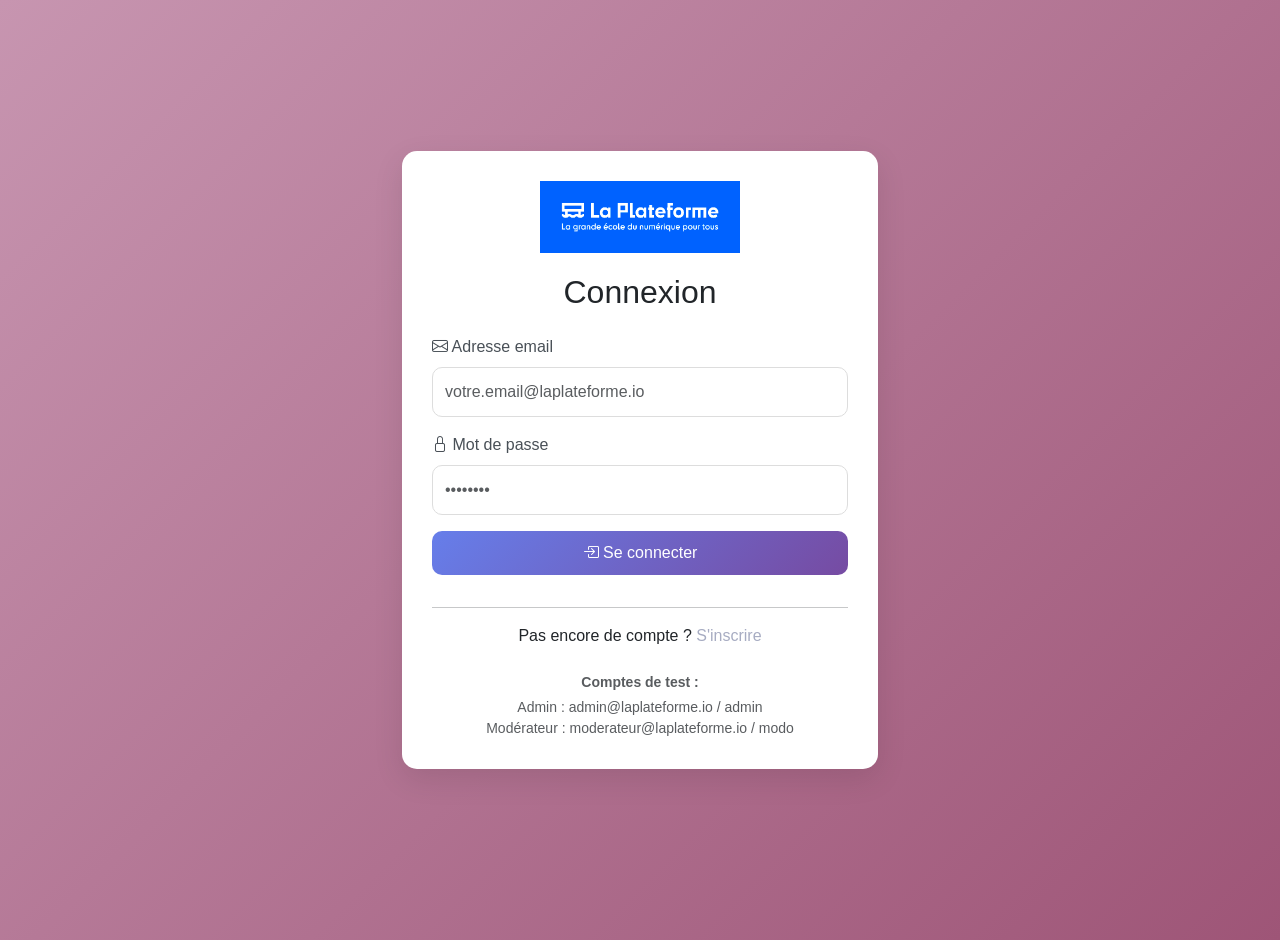
<file: bigjob/index.html>
<!DOCTYPE html>
<html lang="fr">

<head>
    <meta charset="UTF-8">
    <meta name="viewport" content="width=device-width, initial-scale=1.0">
    <title>Connexion - La Plateforme_</title>

    <!-- Bootstrap CSS -->
    <link href="https://cdn.jsdelivr.net/npm/bootstrap@5.3.0/dist/css/bootstrap.min.css" rel="stylesheet">
    <!-- Bootstrap Icons -->
    <link rel="stylesheet" href="https://cdn.jsdelivr.net/npm/bootstrap-icons@1.11.0/font/bootstrap-icons.css">
    <!-- Custom CSS -->
    <link rel="stylesheet" href="styles/main.css">
</head>

<body>
    <div class="container">
        <div class="row justify-content-center align-items-center min-vh-100">
            <div class="col-md-6 col-lg-5">
                <div class="card">
                    <div class="card-body text-center">
                        <!-- Logo -->
                        <img src="assets/images/La Plateforme.png" alt="La Plateforme_" class="logo">

                        <h2 class="mb-4">Connexion</h2>

                        <!-- Message d'erreur -->
                        <div id="errorMessage" class="alert alert-danger d-none" role="alert"></div>

                        <!-- Formulaire de connexion -->
                        <form id="loginForm" novalidate>
                            <div class="mb-3 text-start">
                                <label for="email" class="form-label">
                                    <i class="bi bi-envelope"></i> Adresse email
                                </label>
                                <input type="email" class="form-control" id="email"
                                    placeholder="votre.email@laplateforme.io" required>
                                <div class="invalid-feedback">
                                    Veuillez saisir une adresse email valide.
                                </div>
                            </div>

                            <div class="mb-3 text-start">
                                <label for="password" class="form-label">
                                    <i class="bi bi-lock"></i> Mot de passe
                                </label>
                                <input type="password" class="form-control" id="password" placeholder="••••••••"
                                    required>
                                <div class="invalid-feedback">
                                    Veuillez saisir votre mot de passe.
                                </div>
                            </div>

                            <button type="submit" class="btn btn-primary w-100 mb-3">
                                <i class="bi bi-box-arrow-in-right"></i> Se connecter
                            </button>
                        </form>

                        <hr>

                        <p class="mb-0">
                            Pas encore de compte ?
                            <a href="register.html">S'inscrire</a>
                        </p>

                        <!-- Aide -->
                        <div class="mt-4 text-muted small">
                            <p class="mb-1"><strong>Comptes de test :</strong></p>
                            <p class="mb-0">Admin : admin@laplateforme.io / admin</p>
                            <p class="mb-0">Modérateur : moderateur@laplateforme.io / modo</p>
                        </div>
                    </div>
                </div>
            </div>
        </div>
    </div>

    <!-- Bootstrap JS -->
    <script src="https://cdn.jsdelivr.net/npm/bootstrap@5.3.0/dist/js/bootstrap.bundle.min.js"></script>
    <!-- Auth JS -->
    <script src="js/auth.js"></script>

    <script>
        // Attendre que le DOM et tous les scripts soient chargés
        window.addEventListener('DOMContentLoaded', function () {
            // Si l'utilisateur est déjà connecté, le rediriger
            const currentUser = localStorage.getItem("currentUser");
            if (currentUser) {
                const user = JSON.parse(currentUser);
                if (user.role === "admin") {
                    window.location.replace("admin.html");
                } else if (user.role === "moderator") {
                    window.location.replace("backoffice.html");
                } else {
                    window.location.replace("calendar.html");
                }
            }

            // Gestion du formulaire de connexion
            const loginForm = document.getElementById("loginForm");
            if (loginForm) {
                loginForm.addEventListener("submit", function (e) {
                    e.preventDefault();

                    // Validation Bootstrap
                    if (!this.checkValidity()) {
                        e.stopPropagation();
                        this.classList.add('was-validated');
                        return;
                    }

                    const email = document.getElementById("email").value;
                    const password = document.getElementById("password").value;

                    // Tentative de connexion
                    try {
                        const result = login(email, password);

                        if (result.success) {
                            // Redirection selon le rôle
                            if (result.user.role === "admin") {
                                window.location.replace("admin.html");
                            } else if (result.user.role === "moderator") {
                                window.location.replace("backoffice.html");
                            } else {
                                window.location.replace("calendar.html");
                            }
                        } else {
                            // Afficher l'erreur
                            const errorDiv = document.getElementById("errorMessage");
                            errorDiv.textContent = result.message;
                            errorDiv.classList.remove("d-none");

                            // Masquer l'erreur après 5 secondes
                            setTimeout(() => {
                                errorDiv.classList.add("d-none");
                            }, 5000);
                        }
                    } catch (error) {
                        console.error("Erreur lors de la connexion:", error);
                        const errorDiv = document.getElementById("errorMessage");
                        errorDiv.textContent = "Une erreur s'est produite. Vérifiez la console.";
                        errorDiv.classList.remove("d-none");
                    }
                });
            }
        });
    </script>
</body>

</html>
</file>
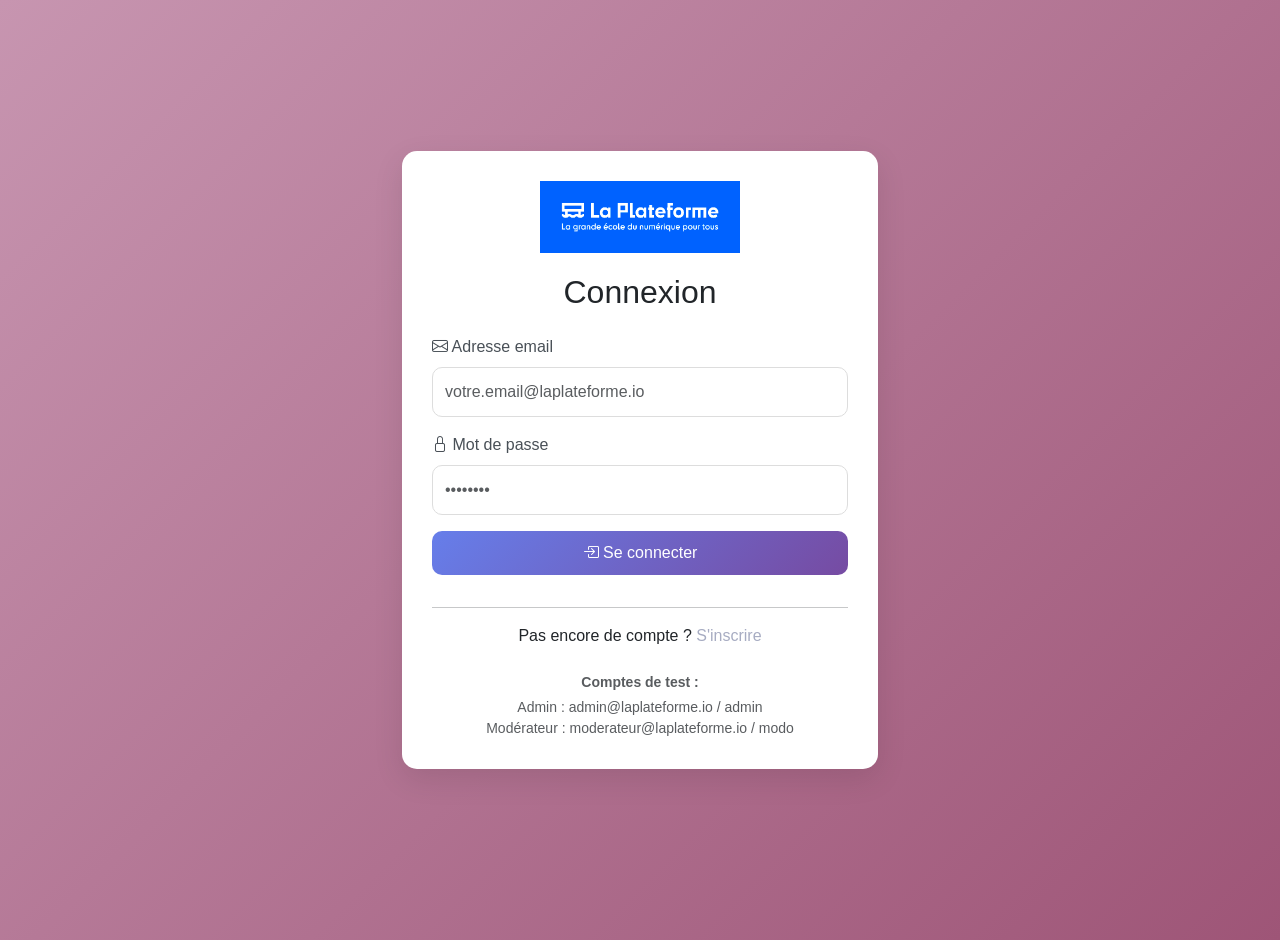
<file: bigjob/calendar.html>
<!DOCTYPE html>
<html lang="fr">

<head>
    <meta charset="UTF-8">
    <meta name="viewport" content="width=device-width, initial-scale=1.0">
    <title>Calendrier - La Plateforme_</title>

    <!-- Bootstrap CSS -->
    <link href="https://cdn.jsdelivr.net/npm/bootstrap@5.3.0/dist/css/bootstrap.min.css" rel="stylesheet">
    <!-- Bootstrap Icons -->
    <link rel="stylesheet" href="https://cdn.jsdelivr.net/npm/bootstrap-icons@1.11.0/font/bootstrap-icons.css">
    <!-- Custom CSS -->
    <link rel="stylesheet" href="styles/main.css">
</head>

<body>
    <!-- Navigation -->
    <nav class="navbar navbar-expand-lg navbar-light">
        <div class="container">
            <a class="navbar-brand" href="#">
                <img src="assets/images/La Plateforme.png" alt="La Plateforme_" height="40">
            </a>
            <button class="navbar-toggler" type="button" data-bs-toggle="collapse" data-bs-target="#navbarNav">
                <span class="navbar-toggler-icon"></span>
            </button>
            <div class="collapse navbar-collapse" id="navbarNav">
                <ul class="navbar-nav ms-auto">
                    <li class="nav-item">
                        <a class="nav-link active" href="calendar.html">
                            <i class="bi bi-calendar3"></i> Calendrier
                        </a>
                    </li>
                    <li class="nav-item" id="backofficeLink" style="display: none;">
                        <a class="nav-link" href="backoffice.html">
                            <i class="bi bi-kanban"></i> Backoffice
                        </a>
                    </li>
                    <li class="nav-item" id="adminLink" style="display: none;">
                        <a class="nav-link" href="admin.html">
                            <i class="bi bi-gear"></i> Administration
                        </a>
                    </li>
                    <li class="nav-item">
                        <span class="nav-link">
                            <i class="bi bi-person-circle"></i> <span id="userEmail"></span>
                        </span>
                    </li>
                    <li class="nav-item">
                        <a class="nav-link" href="#" onclick="logout()">
                            <i class="bi bi-box-arrow-right"></i> Déconnexion
                        </a>
                    </li>
                </ul>
            </div>
        </div>
    </nav>

    <!-- Contenu principal -->
    <div class="container mt-4">
        <div class="row">
            <!-- Formulaire de demande -->
            <div class="col-lg-5 mb-4">
                <div class="card">
                    <div class="card-header">
                        <i class="bi bi-calendar-plus"></i> Nouvelle demande de présence
                    </div>
                    <div class="card-body">
                        <form id="presenceForm">
                            <div class="mb-3">
                                <label for="presenceDate" class="form-label">
                                    <i class="bi bi-calendar-event"></i> Date
                                </label>
                                <input type="date" class="form-control" id="presenceDate" required>
                                <div class="form-text">
                                    <i class="bi bi-info-circle"></i> Vous ne pouvez pas sélectionner une date passée
                                </div>
                            </div>

                            <div class="mb-3">
                                <label for="reason" class="form-label">
                                    <i class="bi bi-chat-left-text"></i> Motif (optionnel)
                                </label>
                                <textarea class="form-control" id="reason" rows="3"
                                    placeholder="Raison de votre présence..."></textarea>
                            </div>

                            <button type="submit" class="btn btn-primary w-100">
                                <i class="bi bi-send"></i> Envoyer la demande
                            </button>
                        </form>
                    </div>
                </div>
            </div>

            <!-- Liste des demandes -->
            <div class="col-lg-7">
                <div class="card">
                    <div class="card-header">
                        <i class="bi bi-list-check"></i> Mes demandes
                    </div>
                    <div class="card-body">
                        <div class="table-responsive">
                            <table class="table table-hover">
                                <thead>
                                    <tr>
                                        <th>Date</th>
                                        <th>Statut</th>
                                        <th>Motif</th>
                                    </tr>
                                </thead>
                                <tbody id="myRequests">
                                    <tr>
                                        <td colspan="3" class="text-center">Chargement...</td>
                                    </tr>
                                </tbody>
                            </table>
                        </div>
                    </div>
                </div>
            </div>
        </div>
    </div>

    <!-- Bootstrap JS -->
    <script src="https://cdn.jsdelivr.net/npm/bootstrap@5.3.0/dist/js/bootstrap.bundle.min.js"></script>
    <!-- Auth JS -->
    <script src="js/auth.js"></script>
    <!-- Calendar JS -->
    <script src="js/calendar.js"></script>
</body>

</html>
</file>
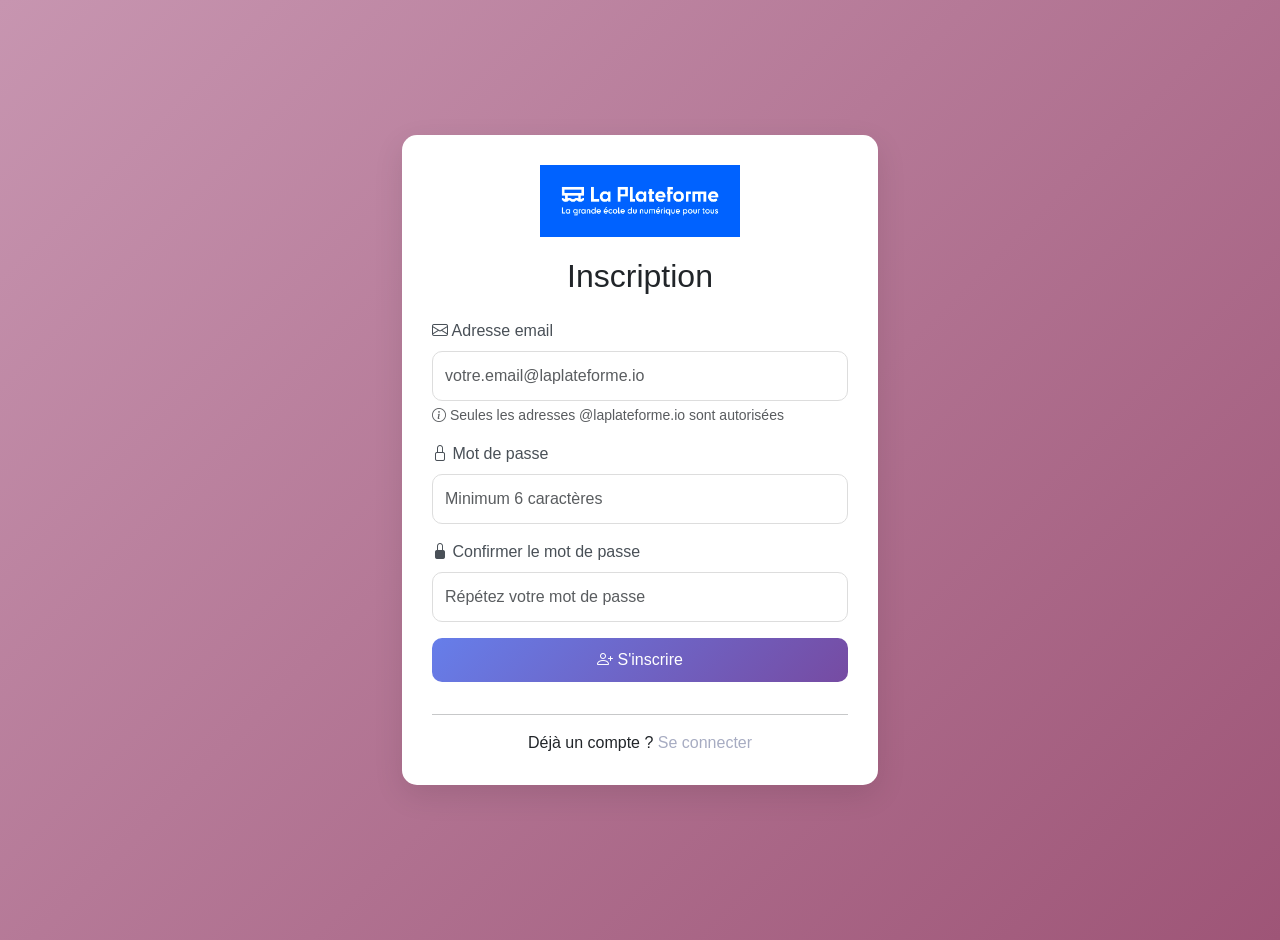
<file: bigjob/register.html>
<!DOCTYPE html>
<html lang="fr">

<head>
    <meta charset="UTF-8">
    <meta name="viewport" content="width=device-width, initial-scale=1.0">
    <title>Inscription - La Plateforme_</title>

    <!-- Bootstrap CSS -->
    <link href="https://cdn.jsdelivr.net/npm/bootstrap@5.3.0/dist/css/bootstrap.min.css" rel="stylesheet">
    <!-- Bootstrap Icons -->
    <link rel="stylesheet" href="https://cdn.jsdelivr.net/npm/bootstrap-icons@1.11.0/font/bootstrap-icons.css">
    <!-- Custom CSS -->
    <link rel="stylesheet" href="styles/main.css">
</head>

<body>
    <div class="container">
        <div class="row justify-content-center align-items-center min-vh-100">
            <div class="col-md-6 col-lg-5">
                <div class="card">
                    <div class="card-body text-center">
                        <!-- Logo -->
                        <img src="assets/images/La Plateforme.png" alt="La Plateforme_" class="logo">

                        <h2 class="mb-4">Inscription</h2>

                        <!-- Messages -->
                        <div id="errorMessage" class="alert alert-danger d-none" role="alert"></div>
                        <div id="successMessage" class="alert alert-success d-none" role="alert"></div>

                        <!-- Formulaire d'inscription -->
                        <form id="registerForm" novalidate>
                            <div class="mb-3 text-start">
                                <label for="email" class="form-label">
                                    <i class="bi bi-envelope"></i> Adresse email
                                </label>
                                <input type="email" class="form-control" id="email"
                                    placeholder="votre.email@laplateforme.io" required pattern=".*@laplateforme\.io$">
                                <div class="invalid-feedback">
                                    Veuillez utiliser une adresse @laplateforme.io
                                </div>
                                <div class="form-text">
                                    <i class="bi bi-info-circle"></i> Seules les adresses @laplateforme.io sont
                                    autorisées
                                </div>
                            </div>

                            <div class="mb-3 text-start">
                                <label for="password" class="form-label">
                                    <i class="bi bi-lock"></i> Mot de passe
                                </label>
                                <input type="password" class="form-control" id="password"
                                    placeholder="Minimum 6 caractères" required minlength="6">
                                <div class="invalid-feedback">
                                    Le mot de passe doit contenir au moins 6 caractères.
                                </div>
                            </div>

                            <div class="mb-3 text-start">
                                <label for="confirmPassword" class="form-label">
                                    <i class="bi bi-lock-fill"></i> Confirmer le mot de passe
                                </label>
                                <input type="password" class="form-control" id="confirmPassword"
                                    placeholder="Répétez votre mot de passe" required minlength="6">
                                <div class="invalid-feedback">
                                    Les mots de passe doivent correspondre.
                                </div>
                            </div>

                            <button type="submit" class="btn btn-primary w-100 mb-3">
                                <i class="bi bi-person-plus"></i> S'inscrire
                            </button>
                        </form>

                        <hr>

                        <p class="mb-0">
                            Déjà un compte ?
                            <a href="index.html">Se connecter</a>
                        </p>
                    </div>
                </div>
            </div>
        </div>
    </div>

    <!-- Bootstrap JS -->
    <script src="https://cdn.jsdelivr.net/npm/bootstrap@5.3.0/dist/js/bootstrap.bundle.min.js"></script>
    <!-- Auth JS -->
    <script src="js/auth.js"></script>

    <script>
        // Gestion du formulaire d'inscription
        document.getElementById("registerForm").addEventListener("submit", function (e) {
            e.preventDefault();

            // Validation Bootstrap
            if (!this.checkValidity()) {
                e.stopPropagation();
                this.classList.add('was-validated');
                return;
            }

            const email = document.getElementById("email").value;
            const password = document.getElementById("password").value;
            const confirmPassword = document.getElementById("confirmPassword").value;

            // Vérification de la correspondance des mots de passe
            if (password !== confirmPassword) {
                const errorDiv = document.getElementById("errorMessage");
                errorDiv.textContent = "Les mots de passe ne correspondent pas";
                errorDiv.classList.remove("d-none");
                document.getElementById("successMessage").classList.add("d-none");
                return;
            }

            // Tentative d'inscription
            const result = register(email, password, confirmPassword);

            if (result.success) {
                // Afficher le succès
                const successDiv = document.getElementById("successMessage");
                successDiv.textContent = result.message;
                successDiv.classList.remove("d-none");
                document.getElementById("errorMessage").classList.add("d-none");

                // Réinitialiser le formulaire
                this.reset();
                this.classList.remove('was-validated');

                // Rediriger vers la page de connexion après 2 secondes
                setTimeout(() => {
                    window.location.href = "index.html";
                }, 2000);
            } else {
                // Afficher l'erreur
                const errorDiv = document.getElementById("errorMessage");
                errorDiv.textContent = result.message;
                errorDiv.classList.remove("d-none");
                document.getElementById("successMessage").classList.add("d-none");
            }
        });

        // Vérifier la correspondance des mots de passe en temps réel
        document.getElementById("confirmPassword").addEventListener("input", function () {
            const password = document.getElementById("password").value;
            const confirmPassword = this.value;

            if (password !== confirmPassword) {
                this.setCustomValidity("Les mots de passe ne correspondent pas");
            } else {
                this.setCustomValidity("");
            }
        });
    </script>
</body>

</html>
</file>
<file: bigjob/styles/main.css>
/* Variables CSS */
:root {
    --primary-color: #7e5565;
    --secondary-color: #6c757d;
    --success-color: #198754;
    --danger-color: #dc3545;
    --warning-color: #ffc107;
    --info-color: #553a47;
    --light-color: #f8f9fa;
    --dark-color: #212529;
}

/* Styles généraux */
body {
    font-family: -apple-system, BlinkMacSystemFont, 'Segoe UI', Roboto, 'Helvetica Neue', Arial, sans-serif;
    background: linear-gradient(135deg, #c795b0 0%, #9e5577 100%);
    min-height: 100vh;
    padding: 20px 0;
}

.container {
    max-width: 1200px;
}

/* Cards */
.card {
    border: none;
    border-radius: 15px;
    box-shadow: 0 10px 30px rgba(0, 0, 0, 0.1);
    margin-bottom: 20px;
}

.card-header {
    background: linear-gradient(135deg, #cc58b9 0%, #c75b91 100%);
    color: white;
    border-radius: 15px 15px 0 0 !important;
    padding: 20px;
    font-weight: bold;
}

.card-body {
    padding: 30px;
}

/* Logo */
.logo {
    max-width: 200px;
    height: auto;
    margin-bottom: 20px;
}

/* Formulaires */
.form-control,
.form-select {
    border-radius: 10px;
    padding: 12px;
    border: 1px solid #ddd;
}

.form-control:focus,
.form-select:focus {
    border-color: #7f828f;
    box-shadow: 0 0 0 0.2rem rgba(102, 126, 234, 0.25);
}

.form-label {
    font-weight: 500;
    margin-bottom: 8px;
    color: #495057;
}

/* Boutons */
.btn {
    border-radius: 10px;
    padding: 10px 20px;
    font-weight: 500;
    transition: all 0.3s ease;
}

.btn-primary {
    background: linear-gradient(135deg, #667eea 0%, #764ba2 100%);
    border: none;
}

.btn-primary:hover {
    transform: translateY(-2px);
    box-shadow: 0 5px 15px rgba(102, 126, 234, 0.4);
}

.btn-sm {
    padding: 5px 10px;
    font-size: 0.875rem;
}

/* Navigation */
.navbar {
    background: white !important;
    box-shadow: 0 2px 10px rgba(0, 0, 0, 0.1);
    border-radius: 15px;
    margin-bottom: 30px;
    padding: 15px 20px;
}

.navbar-brand {
    font-weight: bold;
    color: #667eea !important;
}

.nav-link {
    color: #bb7894 !important;
    margin: 0 10px;
    transition: color 0.3s ease;
}

.nav-link:hover {
    color: #d35bc3 !important;
}

/* Tables */
.table {
    background: white;
    border-radius: 10px;
    overflow: hidden;
}

.table thead {
    background: linear-gradient(135deg, #667eea 0%, #764ba2 100%);
    color: white;
}

.table th {
    border: none;
    font-weight: 600;
    padding: 15px;
}

.table td {
    padding: 12px 15px;
    vertical-align: middle;
}

.table tbody tr {
    transition: background-color 0.3s ease;
}

.table tbody tr:hover {
    background-color: #f8f9fa;
}

/* Badges */
.badge {
    padding: 8px 12px;
    font-weight: 500;
    border-radius: 8px;
}

/* Stats cards */
.stats-card {
    background: white;
    border-radius: 15px;
    padding: 25px;
    margin-bottom: 20px;
    box-shadow: 0 5px 15px rgba(0, 0, 0, 0.08);
    transition: transform 0.3s ease;
}

.stats-card:hover {
    transform: translateY(-5px);
}

.stats-number {
    font-size: 2.5rem;
    font-weight: bold;
    color: #218174;
    margin: 10px 0;
}

.stats-label {
    color: #706c2d;
    font-size: 1rem;
}

.stats-icon {
    font-size: 3rem;
    color: #d1cf6596;
    opacity: 0.3;
}

/* Alerts */
.alert {
    border-radius: 10px;
    border: none;
}

/* Links */
a {
    color: #a7acc2;
    text-decoration: none;
    transition: color 0.3s ease;
}

a:hover {
    color: #75174e;
    text-decoration: underline;
}

/* Responsive Design */
@media (max-width: 768px) {
    .card-body {
        padding: 20px;
    }

    .logo {
        max-width: 150px;
    }

    .stats-number {
        font-size: 2rem;
    }

    .table {
        font-size: 0.9rem;
    }

    .navbar {
        padding: 10px;
    }

    .nav-link {
        margin: 5px 0;
    }

    .btn {
        width: 100%;
        margin-bottom: 10px;
    }

    .btn-sm {
        width: auto;
        display: inline-block;
    }
}

@media (max-width: 576px) {
    body {
        padding: 10px 0;
    }

    .container {
        padding: 0 10px;
    }

    .card-header {
        padding: 15px;
        font-size: 1.1rem;
    }

    .table {
        font-size: 0.85rem;
    }

    .table th,
    .table td {
        padding: 8px;
    }

    .stats-card {
        padding: 15px;
    }

    .stats-number {
        font-size: 1.5rem;
    }
}

/* Animations */
@keyframes fadeIn {
    from {
        opacity: 0;
        transform: translateY(20px);
    }

    to {
        opacity: 1;
        transform: translateY(0);
    }
}

.card {
    animation: fadeIn 0.5s ease;
}

/* Scrollbar personnalisée */
::-webkit-scrollbar {
    width: 10px;
}

::-webkit-scrollbar-track {
    background: #f1f1f1;
    border-radius: 10px;
}

::-webkit-scrollbar-thumb {
    background: linear-gradient(135deg, #610303 0%, #91195b 100%);
    border-radius: 10px;
}

::-webkit-scrollbar-thumb:hover {
    background: #764ba2;
}
</file>
